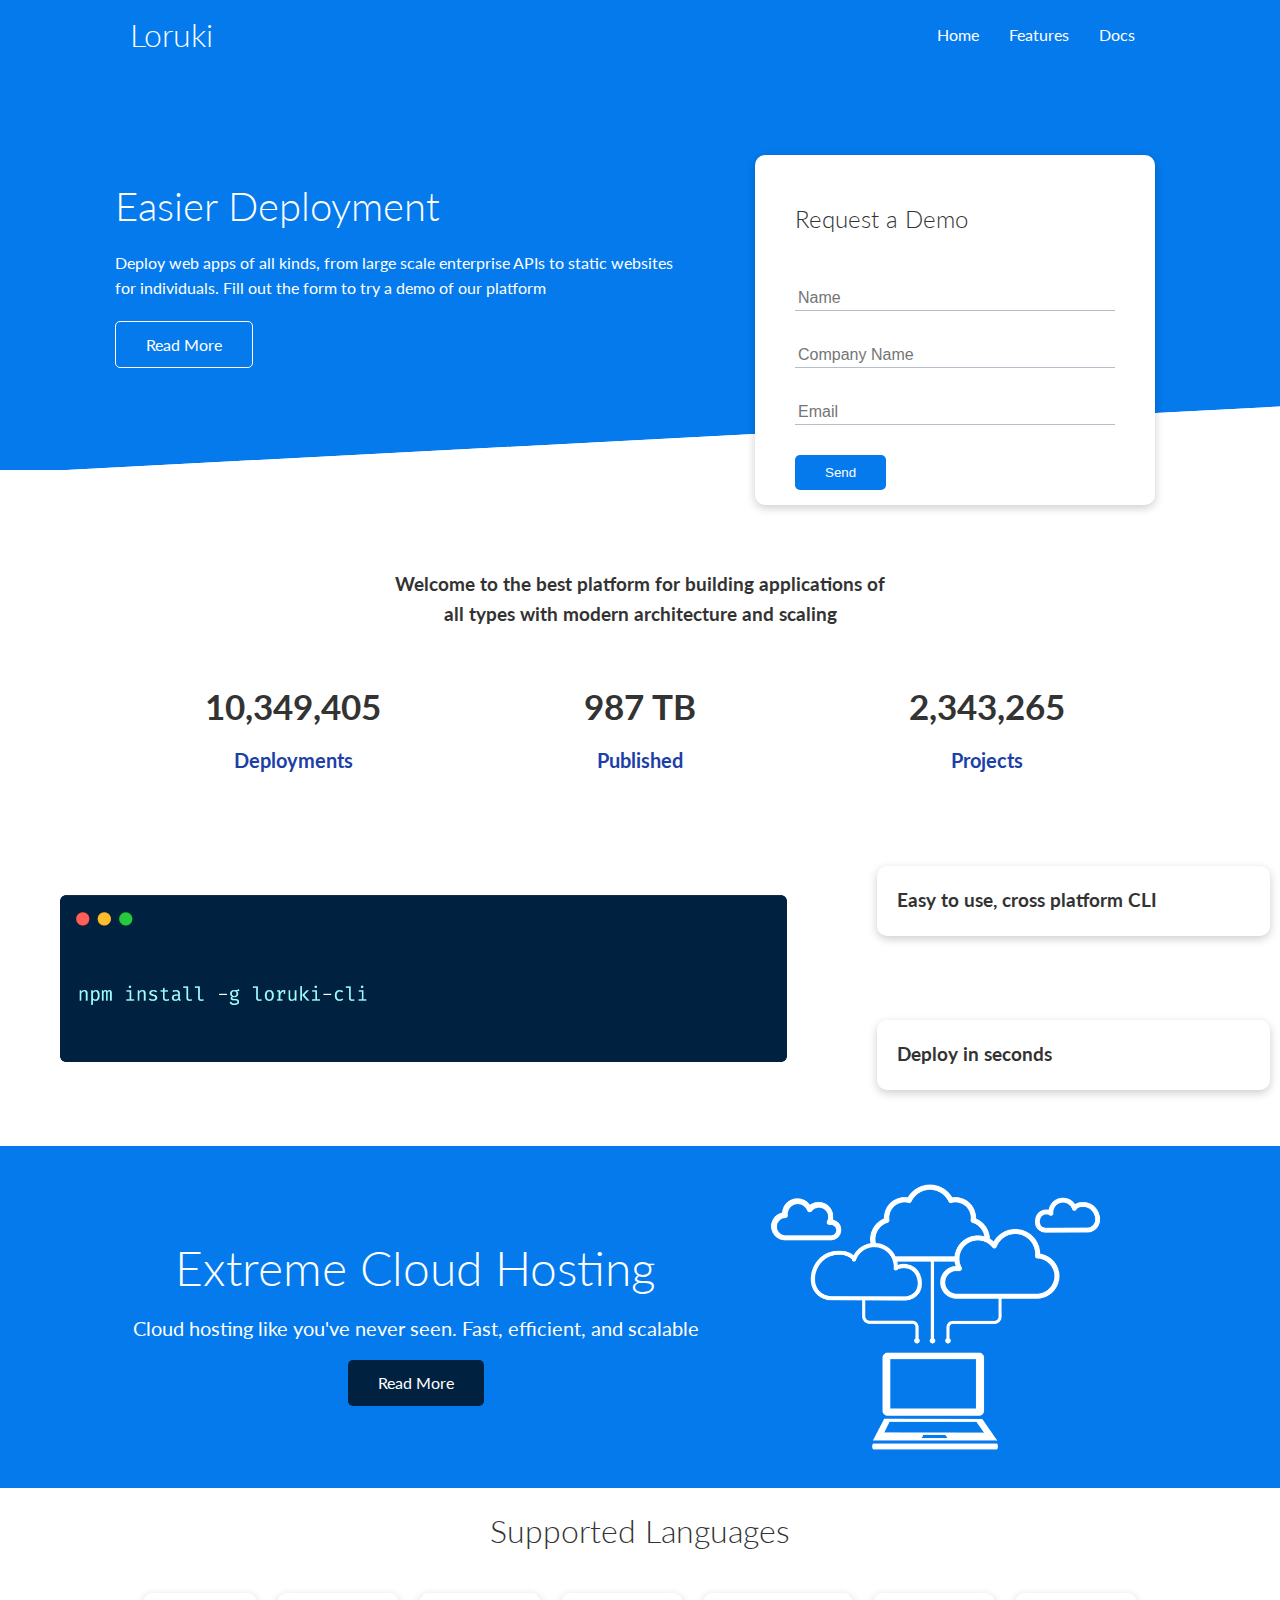
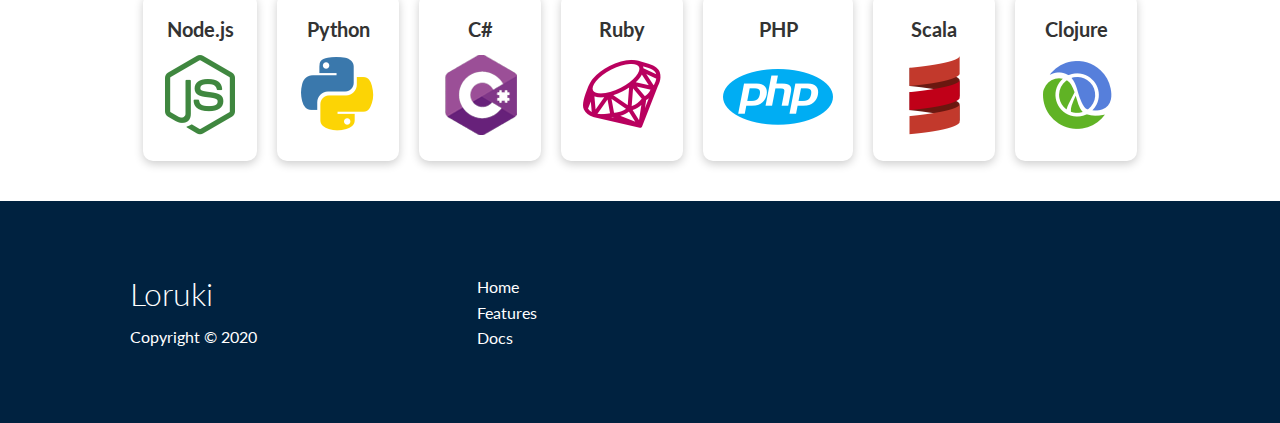
<file: index.html>
<!DOCTYPE html>
<html lang="en">
  <head>
    <meta charset="UTF-8" />
    <meta http-equiv="X-UA-Compatible" content="IE=edge" />
    <meta name="viewport" content="width=device-width, initial-scale=1.0" />
    <link
      rel="stylesheet"
      href="https://cdnjs.cloudflare.com/ajax/libs/font-awesome/6.0.0-beta2/css/all.min.css"
      integrity="sha512-YWzhKL2whUzgiheMoBFwW8CKV4qpHQAEuvilg9FAn5VJUDwKZZxkJNuGM4XkWuk94WCrrwslk8yWNGmY1EduTA=="
      crossorigin="anonymous"
      referrerpolicy="no-referrer"
    />
    <link rel="stylesheet" href="css/utilities.css">
    <link rel="stylesheet" href="css/style.css"/>
    <title>Loruki | Cloud Hosting For Everyone</title>
  </head>
  <body>
      <!-- Navbar-->
      <div class="navbar">
          <div class="container flex">
              <h1 class="logo">Loruki</h1>
              <nav>
                  <ul>
                      <li><a href="index.html">Home</a></li>
                      <li><a href="features.html">Features</a></li>
                      <li><a href="docs.html">Docs</a></li>
                  </ul>
              </nav>
          </div>
      </div>

      <!-- Showcase -->
      <section class="showcase">
        <div class="container grid">

          <div class="showcase-text">
            <h1>Easier Deployment</h1>
            <p>Deploy web apps of all kinds, from large scale enterprise
              APIs to static websites for individuals. Fill out the form
              to try a demo of our platform</p>
            <a href="features.html" class="btn btn-outline">Read More</a>
          </div>

          <div class="showcase-form card">
            <h2>Request a Demo</h2>
            <form name="contact" method="POST" netlify-honeypot="bot-field" data-netlify="true">
              <input type="hidden" name="form-name" value="contact">
              <p class="hidden">
                <label>Don’t fill this out if you’re human: <input name="bot-field" /></label>
              </p>
              <div class="form-control">
                <input type="text" name="name" placeholder="Name" required>
              </div>
              <div class="form-control">
                <input type="text" name="company" placeholder="Company Name" required>
              </div>
              <div class="form-control">
                <input type="email" name="email" placeholder="Email" required>
              </div>
              <input type="submit" value="Send" class="btn btn-primary">
            </form>
          </div>

        </div>
      </section>

      <!-- Stats -->
      <section class="stats">
        <div class="container">
          <h3 class="stats-heading text-center my-1">
            Welcome to the best platform for building applications of all
            types with modern architecture and scaling
          </h3>

          <div class="grid grid-3 text-center my-4">
            <div>
              <i class="fas fa-server fa-3x"></i>
              <h3>10,349,405</h3>
              <p class="text-secondary">Deployments</p>
            </div>
            <div>
              <i class="fas fa-upload fa-3x"></i>
              <h3>987 TB</h3>
              <p class="text-secondary">Published</p>
            </div>
            <div>
              <i class="fas fa-project-diagram fa-3x"></i>
              <h3>2,343,265</h3>
              <p class="text-secondary">Projects</p>
            </div>
          </div>
        </div>
      </section>

      <!-- CLI -->
      <section class="cli">
        <div class="contrainer grid">
          <img src="images/cli.png" alt="">
          <div class="card">
            <h3>Easy to use, cross platform CLI</h3>
          </div>
          <div class="card">
            <h3>Deploy in seconds</h3>
          </div>
        </div>
      </section>

      <!-- Cloud -->
      <section class="cloud bg-primary my-2 py-2">
        <div class="container grid">
          <div class="text-center">
            <h2 class="lg">Extreme Cloud Hosting</h2>
            <p class="lead my-1">Cloud hosting like you've never seen.
              Fast, efficient, and scalable</p>
            <a href="features.html" class="btn btn-dark">Read More</a>
          </div>
          <img src="images/cloud.png" alt="">
        </div>
      </section>

      <!-- Languages -->
      <section class="languages">
        <h2 class="md text-center my-2">Supported Languages</h2>
        <div class="container flex">
          <div class="card">
            <h4>Node.js</h4>
            <img src="images/logos/node.png" alt="">
          </div>
          <div class="card">
            <h4>Python</h4>
            <img src="images/logos/python.png" alt="">
          </div>
          <div class="card">
            <h4>C#</h4>
            <img src="images/logos/csharp.png" alt="">
          </div>
          <div class="card">
            <h4>Ruby</h4>
            <img src="images/logos/ruby.png" alt="">
          </div>
          <div class="card">
            <h4>PHP</h4>
            <img src="images/logos/php.png" alt="">
          </div>
          <div class="card">
            <h4>Scala</h4>
            <img src="images/logos/scala.png" alt="">
          </div>
          <div class="card">
            <h4>Clojure</h4>
            <img src="images/logos/clojure.png" alt="">
          </div>
        </div>
      </section>

      <!-- Footer -->
      <footer class="footer bg-dark py-5">
        <div class="container grid grid-3">
          <div>
            <h1>Loruki</h1>
            <p>Copyright &copy; 2020</p>
          </div>
          <nav>
            <ul>
              <li><a href="index.html">Home</a></li>
              <li><a href="features.html">Features</a></li>
              <li><a href="docs.html">Docs</a></li>
            </ul>
          </nav>
          <div class="social">
            <a href=""><i class="fab fa-github fa-2x"></i></a>
            <a href=""><i class="fab fa-facebook fa-2x"></i></a>
            <a href=""><i class="fab fa-instagram fa-2x"></i></a>
            <a href=""><i class="fab fa-twitter fa-2x"></i></a>
          </div>
        </div>
      </footer>
  </body>
</html>
</file>
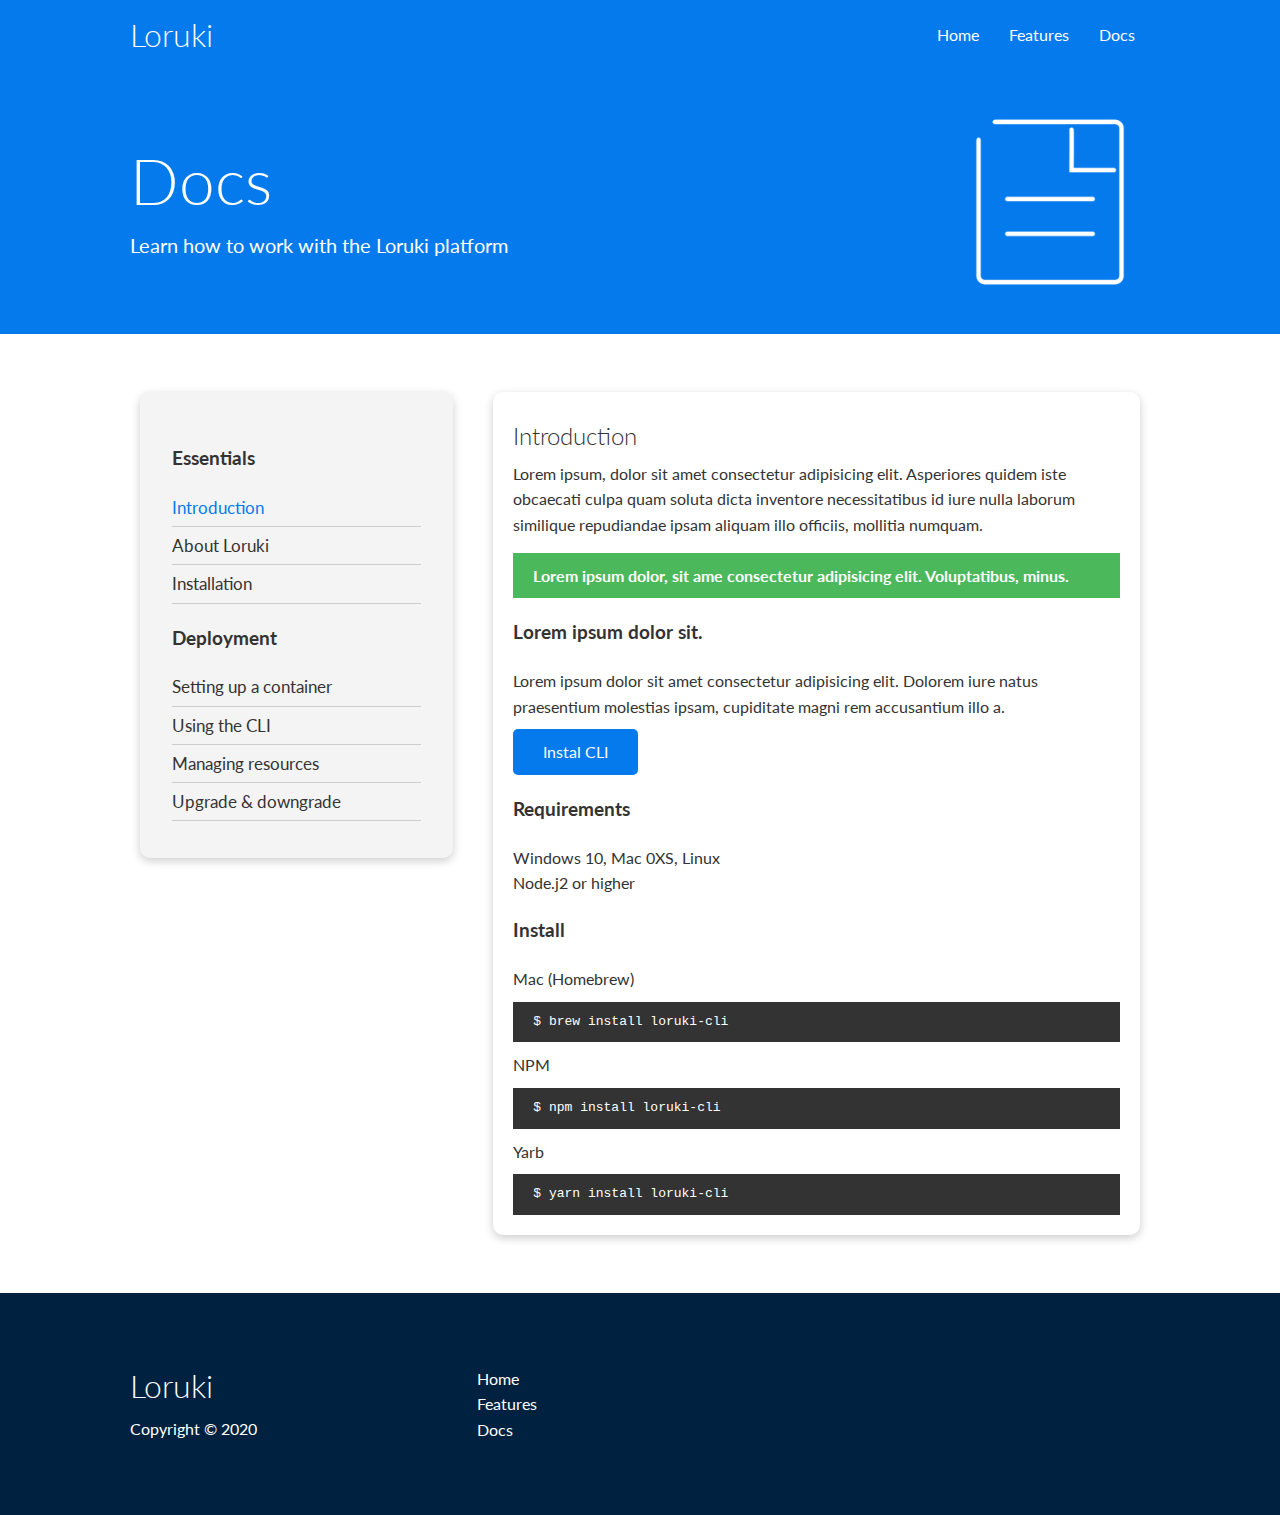
<file: docs.html>
<!DOCTYPE html>
<html lang="en">
  <head>
    <meta charset="UTF-8" />
    <meta http-equiv="X-UA-Compatible" content="IE=edge" />
    <meta name="viewport" content="width=device-width, initial-scale=1.0" />
    <link
      rel="stylesheet"
      href="https://cdnjs.cloudflare.com/ajax/libs/font-awesome/6.0.0-beta2/css/all.min.css"
      integrity="sha512-YWzhKL2whUzgiheMoBFwW8CKV4qpHQAEuvilg9FAn5VJUDwKZZxkJNuGM4XkWuk94WCrrwslk8yWNGmY1EduTA=="
      crossorigin="anonymous"
      referrerpolicy="no-referrer"
    />
    <link rel="stylesheet" href="css/utilities.css">
    <link rel="stylesheet" href="css/style.css"/>
    <title>Loruki | Cloud Hosting For Everyone</title>
  </head>
  <body>
      <!-- Navbar-->
      <div class="navbar">
          <div class="container flex">
              <h1 class="logo">Loruki</h1>
              <nav>
                  <ul>
                      <li><a href="index.html">Home</a></li>
                      <li><a href="features.html">Features</a></li>
                      <li><a href="docs.html">Docs</a></li>
                  </ul>
              </nav>
          </div>
      </div>

      <!-- Head -->
      <section class="docs-head bg-primary py-3">
          <div class="container grid">
               <div class="text">
                   <h1 class="xl">Docs</h1>
                   <p class="lead">Learn how to work with the Loruki platform</p>
               </div>
               <img src="images/docs.png" alt="">
          </div>
      </section>

      <!-- Docs Main -->
      <section class="docs-main my-4">
        <div class="container grid">
            <div class="card bg-light p-3">
                <h3 class="my-2">Essentials</h3>
                <nav>
                    <ul>
                        <li><a class="text-primary" href="#">Introduction</a></li>
                        <li><a href="#">About Loruki</a></li>
                        <li><a href="#">Installation</a></li>
                    </ul>
                </nav>

                <h3 class="my-2">Deployment</h3>
                <nav>
                    <ul>
                        <li><a href="#">Setting up a container</a></li>
                        <li><a href="#">Using the CLI</a></li>
                        <li><a href="#">Managing resources</a></li>
                        <li><a href="#">Upgrade & downgrade</a></li>
                    </ul>
                </nav>
            </div>
            <div class="card">
                <h2>Introduction</h2>
                <p>Lorem ipsum, dolor sit amet consectetur adipisicing elit. 
                    Asperiores quidem iste obcaecati culpa quam soluta dicta 
                    inventore necessitatibus id iure nulla laborum similique 
                    repudiandae ipsam aliquam illo officiis, mollitia numquam.</p>
                
                <div class="alert alert-success">
                        <i class="fas fa-info"></i> Lorem ipsum dolor, sit ame
                        consectetur adipisicing elit. Voluptatibus, minus.
                </div>

                <div class="fix-hover">
                    <h3>Lorem ipsum dolor sit.</h3>
                    <p>Lorem ipsum dolor sit amet consectetur adipisicing elit. 
                            Dolorem iure natus praesentium molestias ipsam, cupiditate 
                            magni rem accusantium illo a.</p>
                    <a href="" class="btn btn-primary">Instal CLI</a>
                </div>

                <h3>Requirements</h3>
                <ul>
                    <li>Windows 10, Mac 0XS, Linux</li>
                    <li>Node.j2 or higher</li>
                </ul>

                <h3>Install</h3>
                <p>Mac (Homebrew)</p>
                <pre><code>$ brew install loruki-cli</code></pre>
                <p>NPM</p>
                <pre><code>$ npm install loruki-cli</code></pre>
                <p>Yarb</p>
                <pre><code>$ yarn install loruki-cli</code></pre>
            </div>
        </div>
      </section>        
      <!-- Footer -->
      <footer class="footer bg-dark py-5">
        <div class="container grid grid-3">
          <div>
            <h1>Loruki</h1>
            <p>Copyright &copy; 2020</p>
          </div>
          <nav>
            <ul>
              <li><a href="index.html">Home</a></li>
              <li><a href="features.html">Features</a></li>
              <li><a href="docs.html">Docs</a></li>
            </ul>
          </nav>
          <div class="social">
            <a href=""><i class="fab fa-github fa-2x"></i></a>
            <a href=""><i class="fab fa-facebook fa-2x"></i></a>
            <a href=""><i class="fab fa-instagram fa-2x"></i></a>
            <a href=""><i class="fab fa-twitter fa-2x"></i></a>
          </div>
        </div>
      </footer>
  </body>
</html>
</file>
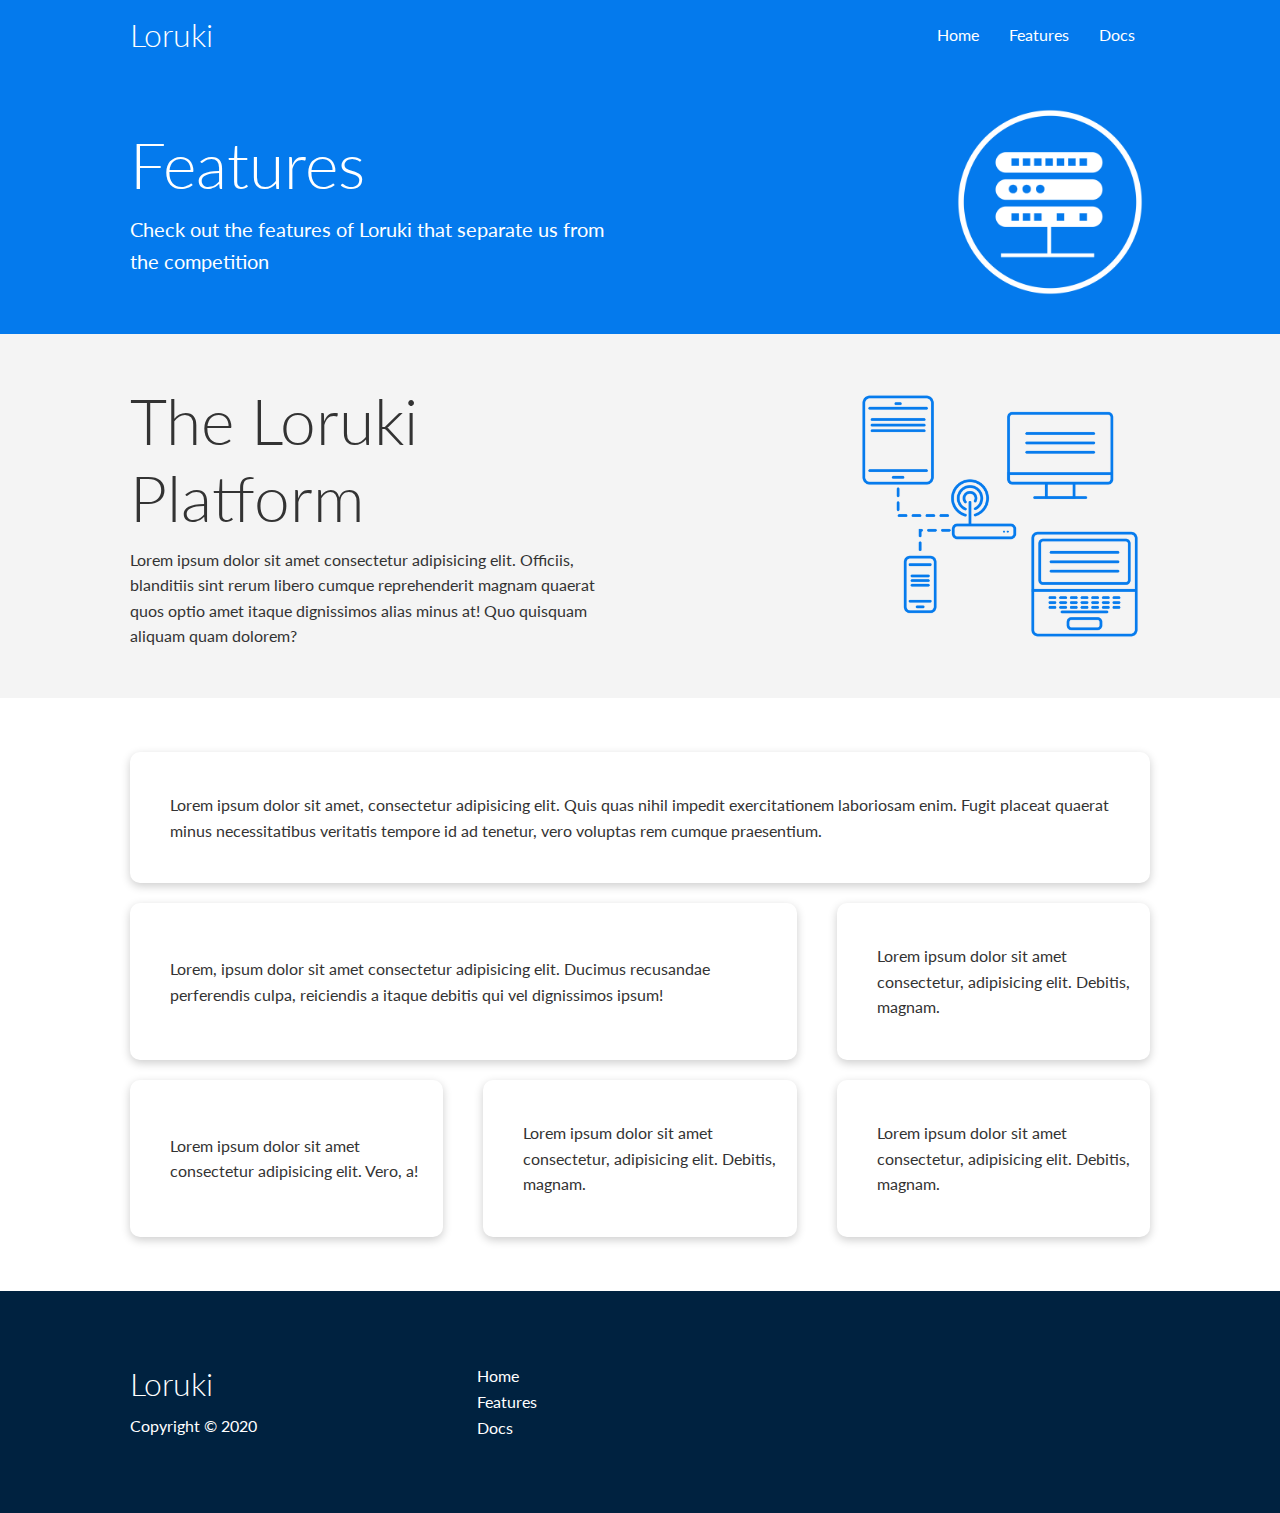
<file: features.html>
<!DOCTYPE html>
<html lang="en">
  <head>
    <meta charset="UTF-8" />
    <meta http-equiv="X-UA-Compatible" content="IE=edge" />
    <meta name="viewport" content="width=device-width, initial-scale=1.0" />
    <link
      rel="stylesheet"
      href="https://cdnjs.cloudflare.com/ajax/libs/font-awesome/6.0.0-beta2/css/all.min.css"
      integrity="sha512-YWzhKL2whUzgiheMoBFwW8CKV4qpHQAEuvilg9FAn5VJUDwKZZxkJNuGM4XkWuk94WCrrwslk8yWNGmY1EduTA=="
      crossorigin="anonymous"
      referrerpolicy="no-referrer"
    />
    <link rel="stylesheet" href="css/utilities.css">
    <link rel="stylesheet" href="css/style.css"/>
    <title>Loruki | Cloud Hosting For Everyone</title>
  </head>
  <body>
      <!-- Navbar-->
      <div class="navbar">
          <div class="container flex">
              <h1 class="logo">Loruki</h1>
              <nav>
                  <ul>
                      <li><a href="index.html">Home</a></li>
                      <li><a href="features.html">Features</a></li>
                      <li><a href="docs.html">Docs</a></li>
                  </ul>
              </nav>
          </div>
      </div>

      <!-- Head -->
      <section class="features-head bg-primary py-3">
          <div class="container grid">
               <div class="text">
                   <h1 class="xl">Features</h1>
                   <p class="lead">Check out the features of Loruki that separate us
                       from the competition</p>
               </div>
               <img src="images/server.png" alt="">
          </div>
      </section>

      <!-- Sub head -->
      <section class="features-sub-head bg-light py-3">
          <div class="container grid">
              <div>
                <h1 class="xl">The Loruki Platform</h1>
                <p>Lorem ipsum dolor sit amet consectetur adipisicing elit. 
                    Officiis, blanditiis sint rerum libero cumque reprehenderit magnam 
                    quaerat quos optio amet itaque dignissimos alias minus at! Quo quisquam 
                    aliquam quam dolorem?</p>
              </div>
              <img src="images/server2.png" alt="">
          </div>
      </section>

      <!-- Features -->
      <div class="section features-main my-2">
          <div class="container grid grid-3">
            <div class="card flex">
                <i class="fas fa-server fa-3x"></i>
                <p>Lorem ipsum dolor sit amet, consectetur adipisicing elit. Quis
                    quas nihil impedit exercitationem laboriosam enim. Fugit placeat
                    quaerat minus necessitatibus veritatis tempore id ad tenetur,
                    vero voluptas rem cumque praesentium.</p>
            </div>
            <div class="card flex">
              <i class="fas fa-network-wired fa-3x"></i>
              <p>
                  Lorem, ipsum dolor sit amet consectetur adipisicing elit. Ducimus
                  recusandae perferendis culpa, reiciendis a itaque debitis qui vel
                  dignissimos ipsum!
              </p>
          </div>
          <div class="card flex">
              <i class="fas fa-laptop-code fa-3x"></i>
              <p>
                  Lorem ipsum dolor sit amet consectetur, adipisicing elit. Debitis,
                  magnam.
              </p>
          </div>
          <div class="card flex">
              <i class="fas fa-database fa-3x"></i>
              <p>
                  Lorem ipsum dolor sit amet consectetur adipisicing elit. Vero, a!
              </p>
          </div>
          <div class="card flex">
              <i class="fas fa-power-off fa-3x"></i>
              <p>
                  Lorem ipsum dolor sit amet consectetur, adipisicing elit. Debitis,
                  magnam.
              </p>
          </div>
          <div class="card flex">
              <i class="fas fa-upload fa-3x"></i>
              <p>
                  Lorem ipsum dolor sit amet consectetur, adipisicing elit. Debitis,
                  magnam.
              </p>
          </div>
          </div>
      </div>

      <!-- Footer -->
      <footer class="footer bg-dark py-5">
        <div class="container grid grid-3">
          <div>
            <h1>Loruki</h1>
            <p>Copyright &copy; 2020</p>
          </div>
          <nav>
            <ul>
              <li><a href="index.html">Home</a></li>
              <li><a href="features.html">Features</a></li>
              <li><a href="docs.html">Docs</a></li>
            </ul>
          </nav>
          <div class="social">
            <a href=""><i class="fab fa-github fa-2x"></i></a>
            <a href=""><i class="fab fa-facebook fa-2x"></i></a>
            <a href=""><i class="fab fa-instagram fa-2x"></i></a>
            <a href=""><i class="fab fa-twitter fa-2x"></i></a>
          </div>
        </div>
      </footer>
  </body>
</html>
</file>
<file: css/utilities.css>
/* Utilities */

.container {
    max-width: 1100px;
    margin: 0 auto;
    overflow: auto;
    padding: 0 40px;
}

.card {
    background-color: white;
    color: #333;
    border-radius: 10px;
    box-shadow: 0 3px 10px rgba(0, 0, 0, 0.2);
    padding: 20px;
    margin: 10px;
}

.btn {
    display: inline-block;
    padding: 10px 30px;
    cursor: pointer;
    background: var(--primary-color);
    color: #fff;
    border: none;
    border-radius: 5px;
}

.btn-outline {
    background-color: transparent;
    border: 1px #fff solid;
}

.btn:hover {
    transform: scale(0.98);
}

/* Backgrounds & colored buttons*/
.bg-primary,
.btn-primary {
    background-color: var(--primary-color);
    color: white;
}

.bg-secondary,
.btn-secondary {
    background-color: var(--secondary-color);
    color: white;
}

.bg-dark,
.btn-dark {
    background-color: var(--dark-color);
    color: white;
}

.bg-light,
.btn-light {
    background-color: var(--light-color);
    color: #333;
}

.bg-primary a,
.btn-primary a,
.bg-secondary a,
.btn-secondary a,
.bg-dark a,
.btn-dark a {
    color:white;
}

/* Text Colors */
.text-primary {
    color: var(--primary-color);
}

.text-secondary{
    color: var(--secondary-color);
}

.text-dark {
    color: var(--dark-color);
}

.text-light{
    color: var(--light-color);
}

/* Text sizes */
.lead {
    font-size: 20px;
}

.sm {
    font-size: 1rem;
}

.md {
    font-size: 2rem;
}

.lg {
    font-size: 3rem;
}

.xl {
    font-size: 4rem;
}

/* Alert */
.alert {
    background-color: var(--light-color);
    padding: 10px 20px;
    font-weight: bold;
    margin: 15px 0;
}

.alert-success {
    background-color: var(--success-color);
    color:white;
}

.alert-error {
    background-color: var(--error-color);
    color:white;
}

.text-center {
    text-align: center;
}

.flex {
    display: flex;
    justify-content: center;
    align-items: center;
    height: 100%;
}

.grid {
    display: grid;
    grid-template-columns: 1fr 1fr;
    gap: 20px;
    justify-content: center;
    align-items: center;
    height:100%;
}

.grid-3 {
    display: grid;
    grid-template-columns: repeat(3, 1fr);
}

/* Margin */
.my-1 {
    margin: 1rem 0;
}

.my-2 {
    margin: 1.5rem 0;
}

.my-3 {
    margin: 2rem 0;
}

.my-4 {
    margin: 3rem 0;
}

.my-5 {
    margin: 4rem 0;
}

.m-1 {
    margin: 1rem;
}

.m-2 {
    margin: 1.5rem;
}

.m-3 {
    margin: 2rem;
}

.m-4 {
    margin: 3rem;
}

.m-5 {
    margin: 4rem;
}

/* Padding */
.py-1 {
    padding: 1rem 0;
}

.py-2 {
    padding: 1.5rem 0;
}

.py-3 {
    padding: 2rem 0;
}

.py-4 {
    padding: 3rem 0;
}

.py-5 {
    padding: 4rem 0;
}

.p-1 {
    padding: 1rem;
}

.p-2 {
    padding: 1.5rem;
}

.p-3 {
    padding: 2rem;
}

.p-4 {
    padding: 3rem;
}

.p-5 {
    padding: 4rem;
}
</file>
<file: css/style.css>
@import url('https://fonts.googleapis.com/css2?family=Lato:wght@300&display=swap');

:root {
    --primary-color: #047aed;
    --secondary-color: #1c3fa8;
    --dark-color: #002240;
    --light-color: #f4f4f4;
    --success-color: #4cb85c;
    --error-color: #d9534f;
}

* {
    box-sizing: border-box;
    padding: 0;
    margin: 0;
}

body {
    font-family: 'Lato', sans-serif;
    color: #333;
    line-height: 1.6;
}

ul {
    list-style-type: none;
}

a {
    text-decoration:none;
    color: #333;
}

h1,
h2 {
    font-weight: 300;
    line-height: 1.2;
    margin: 10px 0;
}

p{
    margin: 10px 0;
}

img {
    width: 100%
}

code, pre {
    background: #333;
    color: white;
    padding: 10px;
}

.hidden {
    visibility: hidden;
    height: 0px;
}

/* Navbar */
.navbar {
    background-color: var(--primary-color);
    color: #fff;
    height: 70px;
}

.navbar ul{
    display: flex;
}

.navbar a {
    color: #fff;
    padding: 10px;
    margin: 0 5px;
}

.navbar a:hover {
    border-bottom: 2px #fff solid;
}

.navbar .flex {
    justify-content: space-between;
}

/* Showcase */
.showcase {
    height: 400px;
    background-color: var(--primary-color);
    color: #fff;
    position: relative;
}

.showcase h1 {
    font-size: 40px;
}

.showcase p {
    margin: 20px 0;
}

.showcase .grid {
    overflow: visible;
    grid-template-columns: 55% 45%;
    gap: 30px;
}

.showcase-text {
    animation: slideInFromLeft 1s ease-in;
}

.showcase-form {
    position: relative;
    top: 60px;
    height: 350px;
    width: 400px;
    padding: 40px;
    z-index: 100;
    justify-self: flex-end;
    animation: slideInFromRight 1s ease-in;
}

.showcase-form .form-control {
    margin: 30px 0;
}

.showcase-form input[type="text"],
.showcase-form input[type="email"] {
    border: 0;
    border-bottom: 1px solid #b4becb;
    width: 100%;
    padding: 3px;
    font-size: 16px;
}

.showcase-form input:focus {
    outline:none;
}

.showcase::before,
.showcase::after {
    content: '';
    position: absolute;
    height: 100px;
    bottom: -70px;
    right: 0;
    left: 0;
    background: #fff;
    transform: skewY(-3deg);
}

/* Stats */
.stats {
    padding-top: 100px;
    animation: slideInFromBottom 1s ease-in;
}

.stats-heading {
    max-width:500px;
    margin: auto;
}

.stats .grid h3 {
    font-size: 35px;
}

.stats .grid p {
    font-size: 20px;
    font-weight: bold;
}

/* CLI */
.cli .grid {
    grid-template-columns: repeat(3, 1fr);
    grid-template-rows: repeat(2,1fr);
    animation: slideInFromBottom 1s ease-in;
}

.cli .grid > *:first-child {
    grid-column: 1 / span 2;
    grid-row: 1 / span 2;
}

/* Cloud */
.cloud .grid {
    grid-template-columns: 4fr 3fr;
}

.cloud {
    position: relative;
}

/* Languages */
.languages .flex {
    flex-wrap: wrap;
}

.languages .card {
    text-align: center;
    margin: 18px 10px 40px;
    transition: transform 0.2s ease-in;
}

.languages .card:hover {
    transform: translateY(-15px);
}

.languages .card h4 {
    font-size: 20px;
    margin-bottom: 10px;
}

/* Features */
.features-head img {
    width: 200px;
    justify-self: flex-end;
}

.features-sub-head img {
    width: 300px;
    justify-self: flex-end;
}

.features-main .card i{
    margin-right: 20px;
}

.features-main .grid {
    padding: 30px;
}

.features-main .grid > *:first-child {
    grid-column: 1 / span 3;
}

.features-main .grid > *:nth-child(2) {
    grid-column: 1 / span 2;
}

/* Docs */
.docs-head img {
    width: 200px;
    justify-self: flex-end;
}

.docs-main h3 {
    margin: 20px 0;
}

.docs-main .grid {
    grid-template-columns: 1fr 2fr;
    align-items: flex-start;
}

.docs-main nav li {
    font-size: 17px;
    padding-bottom: 5px;
    margin-bottom: 5px;
    border-bottom: 1px #ccc solid;
}

.docs-main a:hover {
    font-weight: bold;
}

.docs-main .fix-hover a:hover {
    font-weight: normal;
}

/* Footer */
.footer .social a {
    margin: 0 10px;
}

/* Animations */
@keyframes slideInFromLeft {
    0% {
        transform: translateX(-100%);
    }
    100% {
        transform: translateX(0);
    }
}

@keyframes slideInFromRight {
    0% {
        transform: translateX(+100%);
    }
    100% {
        transform: translateX(0);
    }
}

@keyframes slideInFromTop {
    0% {
        transform: translateY(-100%);
    }
    100% {
        transform: translateX(0);
    }
}

@keyframes slideInFromBottom {
    0% {
        transform: translateY(100%);
    }
    100% {
        transform: translateX(0);
    }
}


/* Tablets and under */
@media(max-width: 768px) {
    .grid,
    .showcase .grid,
    .stats .grid,
    .cli .grid,
    .cloud .grid,
    .features-main .grid,
    .docs-main .grid {
        grid-template-columns: 1fr;
        grid-template-rows: 1fr;
    }

    .showcase {
        height: auto;
    }

    .showcase-text {
        text-align: center;
        margin-top: 40px;
    }

    .showcase-form {
        justify-self: center;
        margin: auto;
    }

    .cli .grid > *:first-child {
        grid-column: 1 / span 1;
        grid-row: 1 / span 1;
    }

    .cli .card {
        margin:0px 25px;
    }

    .cli {
        margin-bottom: 80px;
    }

    .features-head,
    .features-subhead,
    .docs-head {
        text-align: center;
    }

    .features-head img,
    .features-subhead img,
    .docs-head img {
        justify-self: center;
    }

    .features-main .grid > *:first-child,
    .features-main .grid > *:nth-child(2) {
        grid-column: 1;
    }
}

/* Mobile */
@media(max-width: 500px) {
    .navbar {
        height: 110px;
    }

    .navbar .flex {
        flex-direction: column;
    }

    .navbar ul {
        padding: 10px;
        background-color: rgba(0,0,0,0.1);
        border-radius: 10px;
    }
}
</file>
